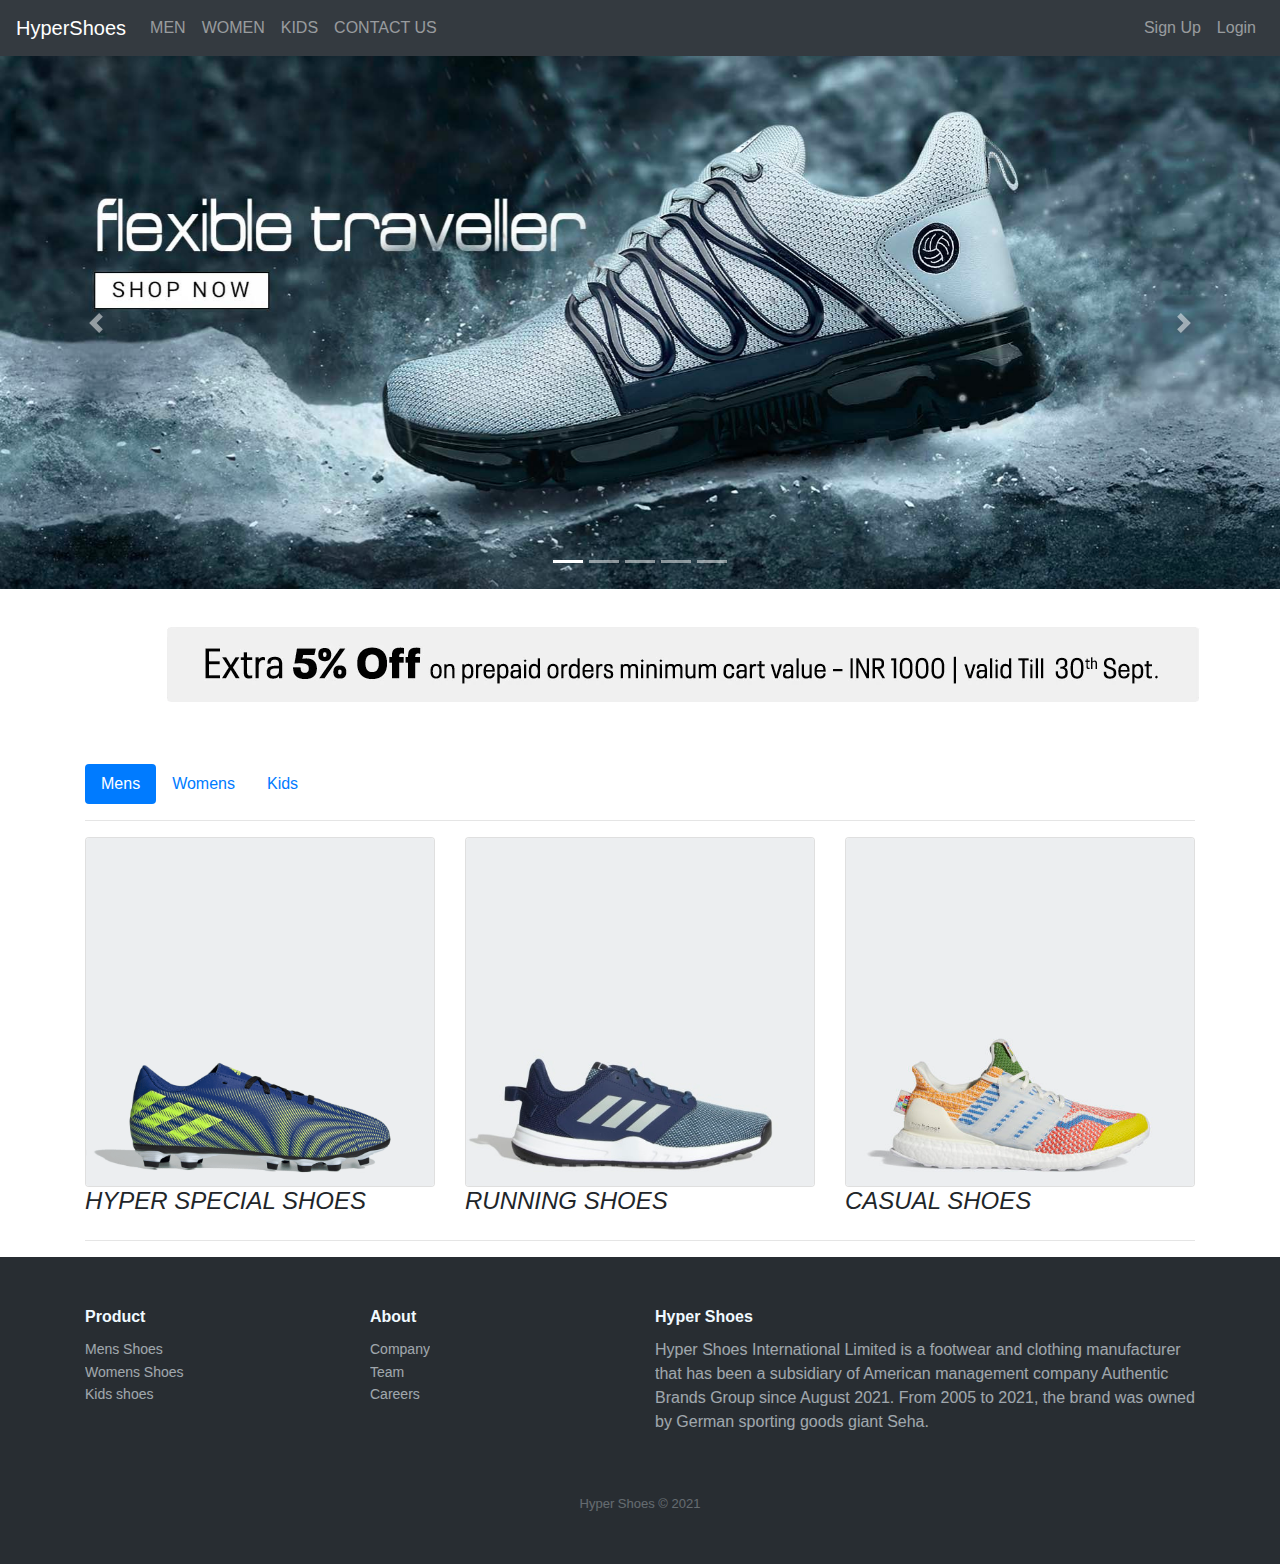
<file: index.html>
<!DOCTYPE html>
<html lang="en">
  <head>
    <link
      rel="stylesheet"
      href="https://maxcdn.bootstrapcdn.com/bootstrap/4.0.0/css/bootstrap.min.css"
      integrity="sha384-Gn5384xqQ1aoWXA+058RXPxPg6fy4IWvTNh0E263XmFcJlSAwiGgFAW/dAiS6JXm"
      crossorigin="anonymous"
    />
    <link
      rel="stylesheet"
      href="https://cdn.jsdelivr.net/npm/bootstrap-icons@1.3.0/font/bootstrap-icons.css"
    />

    <link
      href="https://maxcdn.bootstrapcdn.com/font-awesome/4.5.0/css/font-awesome.min.css"
      rel="stylesheet"
    />

    <script
      src="https://code.jquery.com/jquery-3.2.1.slim.min.js"
      integrity="sha384-KJ3o2DKtIkvYIK3UENzmM7KCkRr/rE9/Qpg6aAZGJwFDMVNA/GpGFF93hXpG5KkN"
      crossorigin="anonymous"
    ></script>
    <script
      src="https://cdnjs.cloudflare.com/ajax/libs/popper.js/1.12.9/umd/popper.min.js"
      integrity="sha384-ApNbgh9B+Y1QKtv3Rn7W3mgPxhU9K/ScQsAP7hUibX39j7fakFPskvXusvfa0b4Q"
      crossorigin="anonymous"
    ></script>
    <script
      src="https://maxcdn.bootstrapcdn.com/bootstrap/4.0.0/js/bootstrap.min.js"
      integrity="sha384-JZR6Spejh4U02d8jOt6vLEHfe/JQGiRRSQQxSfFWpi1MquVdAyjUar5+76PVCmYl"
      crossorigin="anonymous"
    ></script>
    <link rel="stylesheet" href="site.css" />
  </head>
  <body>
    <nav class="navbar navbar-expand-lg navbar-dark bg-dark">
      <a class="navbar-brand" href="file:///G:\text_work\my_site\index.html" 
        >HyperShoes</a
      >
      <button
        class="navbar-toggler"
        type="button"
        data-toggle="collapse"
        data-target="#navbarNavDropdown"
        aria-controls="navbarNavDropdown"
        aria-expanded="false"
        aria-label="Toggle navigation"
      >
        <span class="navbar-toggler-icon"></span>
      </button>
      <div class="collapse navbar-collapse" id="navbarNavDropdown">
        <ul class="navbar-nav">
          <li class="nav-item">
            <a
              class="nav-link"
              href="file:///G:\text_work\my_site\productsMale.html"
              >MEN</a
            >
          </li>
          <li class="nav-item">
            <a
              class="nav-link"
              href="file:///G:\text_work\my_site\productsFemale.html"
              >WOMEN</a
            >
          </li>

          <li class="nav-item">
            <a class="nav-link" href="#">KIDS</a>
          </li>

          <li class="nav-item">
            <a class="nav-link" href="file:///G:\text_work\my_site\contact.html"
              >CONTACT US</a
            >
          </li>
        </ul>

        <ul class="nav navbar-nav ml-auto">
          <li class="nav-item">
            <a class="nav-link" href="#"> Sign Up</a>
          </li>
          <li class="nav-item">
            <a class="nav-link" href="#"></span> Login</a>
          </li>
        </ul>
      </div>
    </nav>

    <div
      id="carouselExampleIndicators"
      class="carousel slide"
      data-ride="carousel"
    >
      <ol class="carousel-indicators">
        <li
          data-target="#carouselExampleIndicators"
          data-slide-to="0"
          class="active"
        ></li>
        <li data-target="#carouselExampleIndicators" data-slide-to="1"></li>
        <li data-target="#carouselExampleIndicators" data-slide-to="2"></li>
        <li data-target="#carouselExampleIndicators" data-slide-to="3"></li>
        <li data-target="#carouselExampleIndicators" data-slide-to="4"></li>
      </ol>
      <div class="carousel-inner">
        <!-- <div class="carousel-item">
          <video class="img-fluid" autoplay loop muted>
            <source src="vc1.mp4" type="video/mp4" />
          </video>
        </div> -->
        <div class="carousel-item active">
          <img
            class="d-block w-100"
            src="siteimg/img3.jpg"
            alt="Fourth slide"
          
          />
        </div>
        <div class="carousel-item">
          <img
            class="d-block w-100"
            src="siteimg/RBK_3.jpg"
            alt="Second slide"
          
          />
        </div>
        <div class="carousel-item">
          <img class="d-block w-100" src="siteimg/img2.jpg" alt="First slide"/>
        </div>
        <div class="carousel-item">
          <img
            class="d-block w-100"
            src="siteimg/RBK_2.jpg"
            alt="Second slide"
          />
        </div>
        <div class="carousel-item">
          <img class="d-block w-100" src="siteimg/RBK.jpg" alt="Third slide"/>
        </div>
      </div>
      <a
        class="carousel-control-prev"
        href="#carouselExampleIndicators"
        role="button"
        data-slide="prev"
      >
        <span class="carousel-control-prev-icon" aria-hidden="true"></span>
        <span class="sr-only">Previous</span>
      </a>
      <a
        class="carousel-control-next"
        href="#carouselExampleIndicators"
        role="button"
        data-slide="next"
      >
        <span class="carousel-control-next-icon" aria-hidden="true"></span>
        <span class="sr-only">Next</span>
      </a>
    </div>

    <div style="text-align: center; margin-bottom: 25px">
      <img src="siteimg/img4.jpg" alt="" style="margin: 0 auto" />
    </div>

    <div class="container">
      <ul class="nav nav-pills mb-3" id="pills-tab" role="tablist">
        <li class="nav-item">
          <a
            class="nav-link active"
            id="pills-home-tab"
            data-toggle="pill"
            href="#pills-home"
            role="tab"
            aria-controls="pills-home"
            aria-selected="true"
            >Mens</a
          >
        </li>
        <li class="nav-item">
          <a
            class="nav-link"
            id="pills-profile-tab"
            data-toggle="pill"
            href="#pills-profile"
            role="tab"
            aria-controls="pills-profile"
            aria-selected="false"
            >Womens</a
          >
        </li>
        <li class="nav-item">
          <a
            class="nav-link"
            id="pills-contact-tab"
            data-toggle="pill"
            href="#pills-contact"
            role="tab"
            aria-controls="pills-contact"
            aria-selected="false"
            >Kids</a
          >
        </li>
      </ul>
      <hr />
      <div class="tab-content" id="pills-tabContent">
        <div
          class="tab-pane fade show active"
          id="pills-home"
          role="tabpanel"
          aria-labelledby="pills-home-tab"
        >
          <div class="row">
            <div class="col-12 col-sm-8 col-md-6 col-lg-4">
              <div class="card">
                <a
                  href="file:///G:\text_work\my_site\productsMale.html"
                  style="text-decoration: none; color: black"
                >
                  <img class="card-img" src="shoeimg/shoe2.png" />
                </a>
              </div>
              <h4
                style="
                  font-family: demo, Helvetica, Arial, sans-serif;
                  font-style: italic;
                "
              >
                HYPER SPECIAL SHOES
              </h4>
            </div>

            <div class="col-12 col-sm-8 col-md-6 col-lg-4">
              <div class="card">
                <a
                  href="file:///G:\text_work\my_site\productsMale.html"
                  style="text-decoration: none; color: black"
                >
                  <img class="card-img" src="shoeimg/shoe3.png" />
                </a>
              </div>
              <h4
                style="
                  font-family: demo, Helvetica, Arial, sans-serif;
                  font-style: italic;
                "
              >
                RUNNING SHOES
              </h4>
            </div>

            <div class="col-12 col-sm-8 col-md-6 col-lg-4">
              <div class="card">
                <a
                  href="file:///G:\text_work\my_site\productsMale.html"
                  style="text-decoration: none; color: black"
                >
                  <img class="card-img" src="shoeimg/shoe4.png" />
                </a>
              </div>
              <h4
                style="
                  font-family: demo, Helvetica, Arial, sans-serif;
                  font-style: italic;
                "
              >
                CASUAL SHOES
              </h4>
            </div>
          </div>
        </div>
        <div
          class="tab-pane fade"
          id="pills-profile"
          role="tabpanel"
          aria-labelledby="pills-profile-tab"
        >
          <div class="row">
            <div class="col-12 col-sm-8 col-md-6 col-lg-4">
              <div class="card">
                <a
                  href="file:///G:\text_work\my_site\productsFemale.html"
                  style="text-decoration: none; color: black"
                >
                  <img class="card-img" src="shoeimgf/shoe1.png" />
                </a>
              </div>
              <h4
                style="
                  font-family: demo, Helvetica, Arial, sans-serif;
                  font-style: italic;
                "
              >
                HYPER SPECIAL SHOES
              </h4>
            </div>

            <div class="col-12 col-sm-8 col-md-6 col-lg-4">
              <div class="card">
                <a
                  href="file:///G:\text_work\my_site\productsFeMale.html"
                  style="text-decoration: none; color: black"
                >
                  <img class="card-img" src="shoeimgf/shoe2.png" />
                </a>
              </div>
              <h4
                style="
                  font-family: demo, Helvetica, Arial, sans-serif;
                  font-style: italic;
                "
              >
                RUNNING SHOES
              </h4>
            </div>

            <div class="col-12 col-sm-8 col-md-6 col-lg-4">
              <div class="card">
                <a
                  href="file:///G:\text_work\my_site\productsFemale.html"
                  style="text-decoration: none; color: black"
                >
                  <img class="card-img" src="shoeimgf/shoe3.png" />
                </a>
              </div>
              <h4
                style="
                  font-family: demo, Helvetica, Arial, sans-serif;
                  font-style: italic;
                "
              >
                CASUAL SHOES
              </h4>
            </div>
          </div>
        </div>
        <div
          class="tab-pane fade"
          id="pills-contact"
          role="tabpanel"
          aria-labelledby="pills-contact-tab"
        >
          <div class="row">
            <div class="col-12 col-sm-8 col-md-6 col-lg-4">
              <div class="card">
                <a
                  href="file:///G:\text_work\my_site\productsMale.html"
                  style="text-decoration: none; color: black"
                >
                  <img class="card-img" src="shoekid/shoe1.jpg" />
                </a>
              </div>
              <h4
                style="
                  font-family: demo, Helvetica, Arial, sans-serif;
                  font-style: italic;
                "
              >
                HYPER KIDS SHOES
              </h4>
            </div>

            <div class="col-12 col-sm-8 col-md-6 col-lg-4">
              <div class="card">
                <a
                  href="file:///G:\text_work\my_site\productsMale.html"
                  style="text-decoration: none; color: black"
                >
                  <img class="card-img" src="shoekid/shoe2.jpg" />
                </a>
              </div>
              <h4
                style="
                  font-family: demo, Helvetica, Arial, sans-serif;
                  font-style: italic;
                "
              >
                KIDS RUNNING SHOES
              </h4>
            </div>

            <div class="col-12 col-sm-8 col-md-6 col-lg-4">
              <div class="card">
                <a
                  href="file:///G:\text_work\my_site\productsMale.html"
                  style="text-decoration: none; color: black"
                >
                  <img class="card-img" src="shoekid/shoe3.jpg" />
                </a>
              </div>
              <h4
                style="
                  font-family: demo, Helvetica, Arial, sans-serif;
                  font-style: italic;
                "
              >
                CASUAL SHOES
              </h4>
            </div>
          </div>
        </div>
      </div>
      <hr />
    </div>

    <div class="footer-dark">
      <footer>
        <div class="container">
          <div class="row">
            <div class="col-sm-6 col-md-3 item">
              <h3>Product</h3>
              <ul>
                <li><a href="#">Mens Shoes</a></li>
                <li><a href="#">Womens Shoes</a></li>
                <li><a href="#">Kids shoes</a></li>
              </ul>
            </div>
            <div class="col-sm-6 col-md-3 item">
              <h3>About</h3>
              <ul>
                <li><a href="#">Company</a></li>
                <li><a href="#">Team</a></li>
                <li><a href="#">Careers</a></li>
              </ul>
            </div>
            <div class="col-md-6 item text">
              <h3>Hyper Shoes</h3>
              <p>
                Hyper Shoes International Limited is a footwear and clothing
                manufacturer that has been a subsidiary of American management
                company Authentic Brands Group since August 2021. From 2005 to
                2021, the brand was owned by German sporting goods giant Seha.
              </p>
            </div>
          </div>
          <p class="copyright">Hyper Shoes © 2021</p>
        </div>
      </footer>
    </div>
  </body>
</html>
</file>
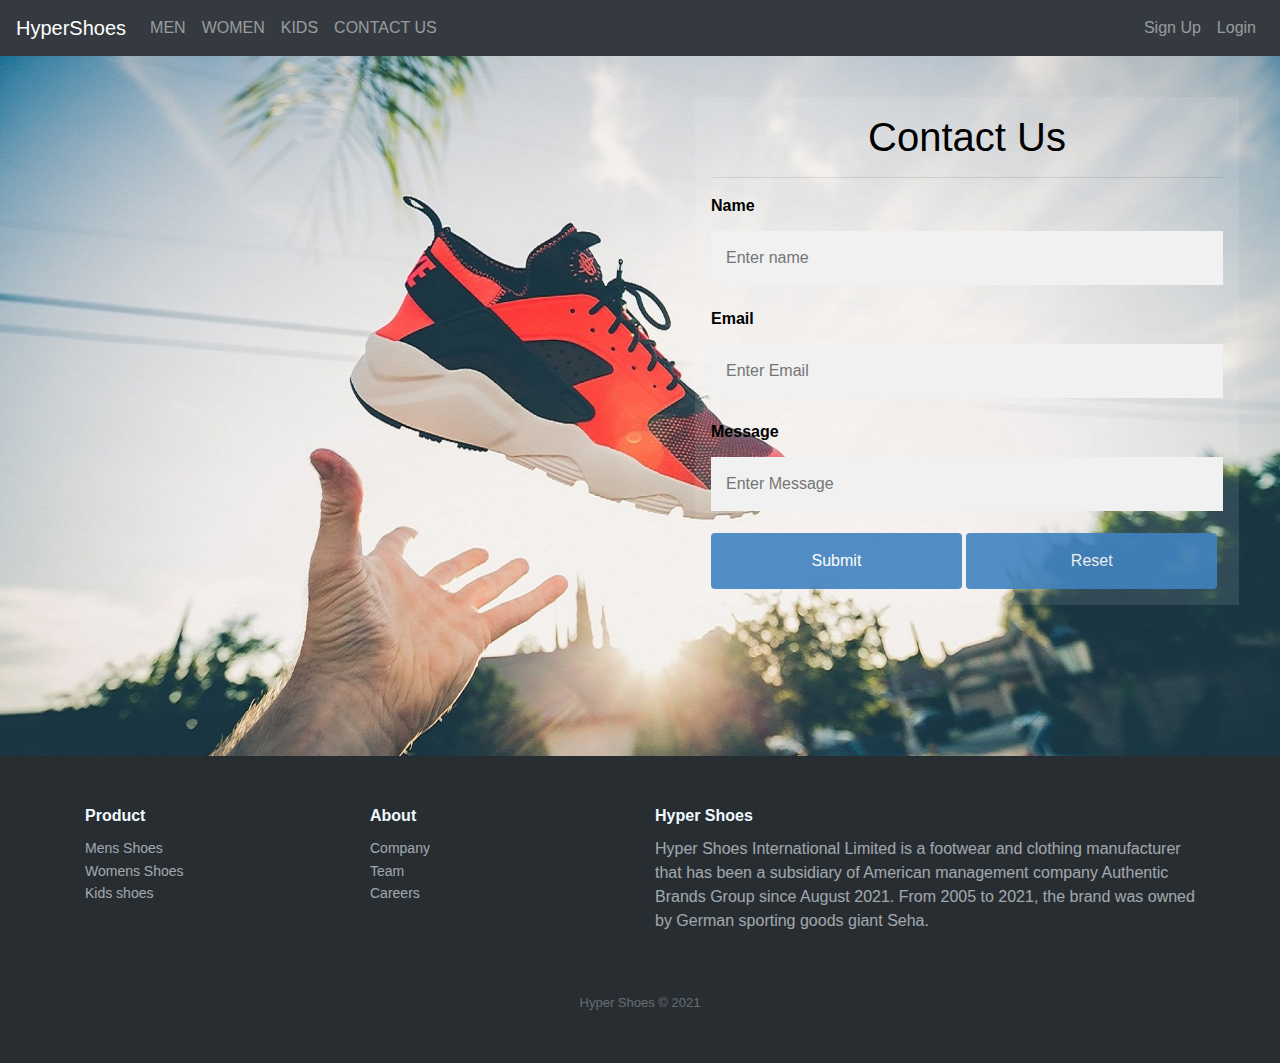
<file: contact.html>
<!DOCTYPE html>
<html lang="en">
  <head>
    <link
      rel="stylesheet"
      href="https://maxcdn.bootstrapcdn.com/bootstrap/4.0.0/css/bootstrap.min.css"
      integrity="sha384-Gn5384xqQ1aoWXA+058RXPxPg6fy4IWvTNh0E263XmFcJlSAwiGgFAW/dAiS6JXm"
      crossorigin="anonymous"
    />
    <link
      rel="stylesheet"
      href="https://cdn.jsdelivr.net/npm/bootstrap-icons@1.3.0/font/bootstrap-icons.css"
    />

    <link
      href="https://maxcdn.bootstrapcdn.com/font-awesome/4.5.0/css/font-awesome.min.css"
      rel="stylesheet"
    />

    <script
      src="https://code.jquery.com/jquery-3.2.1.slim.min.js"
      integrity="sha384-KJ3o2DKtIkvYIK3UENzmM7KCkRr/rE9/Qpg6aAZGJwFDMVNA/GpGFF93hXpG5KkN"
      crossorigin="anonymous"
    ></script>
    <script
      src="https://cdnjs.cloudflare.com/ajax/libs/popper.js/1.12.9/umd/popper.min.js"
      integrity="sha384-ApNbgh9B+Y1QKtv3Rn7W3mgPxhU9K/ScQsAP7hUibX39j7fakFPskvXusvfa0b4Q"
      crossorigin="anonymous"
    ></script>
    <script
      src="https://maxcdn.bootstrapcdn.com/bootstrap/4.0.0/js/bootstrap.min.js"
      integrity="sha384-JZR6Spejh4U02d8jOt6vLEHfe/JQGiRRSQQxSfFWpi1MquVdAyjUar5+76PVCmYl"
      crossorigin="anonymous"
    ></script>
    <script src="action.js"></script>
    <link rel="stylesheet" href="site.css" />
    <style>
      * {
        box-sizing: border-box;
      }
      .containerContact {
        position: absolute;
        right: 0;
        margin: 41px;
        width: 544px;
        padding: 16px;
        background:rgb(255, 255, 255, 0.1);
        
        color: black;
      }

      input[type="text"],
      input[type="textarea"] {
        width: 100%;
        padding: 15px;
        margin: 5px 0 22px 0;
        border: none;
        background: #f1f1f1;
      }

      input[type="text"]:focus,
      input[type="textarea"]:focus {
        background-color: #ddd;
        outline: none;
      }

      /* Set a style for the submit button */
      .btn {
        background-color: #4082c0;
        color: white;
        padding: 16px 20px;
        border: none;
        cursor: pointer;
        width: 49%;
        opacity: 0.9;
      }

      .btn:hover {
        opacity: 1;
      }
    </style>
  </head>
  <body>
    <nav class="navbar navbar-expand-lg navbar-dark bg-dark">
      <a class="navbar-brand" href="file:///G:\text_work\my_site\index.html"
        >HyperShoes</a
      >
      <button
        class="navbar-toggler"
        type="button"
        data-toggle="collapse"
        data-target="#navbarNavDropdown"
        aria-controls="navbarNavDropdown"
        aria-expanded="false"
        aria-label="Toggle navigation"
      >
        <span class="navbar-toggler-icon"></span>
      </button>
      <div class="collapse navbar-collapse" id="navbarNavDropdown">
        <ul class="navbar-nav">
          <li class="nav-item">
            <a
              class="nav-link"
              href="file:///G:\text_work\my_site\productsMale.html"
              >MEN</a
            >
          </li>
          <li class="nav-item">
            <a class="nav-link" href="file:///G:\text_work\my_site\productsFemale.html">WOMEN</a>
          </li>

          <li class="nav-item">
            <a class="nav-link" href="#">KIDS</a>
          </li>
         
          <li class="nav-item">
            <a class="nav-link" href="file:///G:\text_work\my_site\contact.html"
              >CONTACT US</a
            >
          </li>
        </ul>
        <ul class="nav navbar-nav ml-auto">
          <li class="nav-item">
            <a class="nav-link" href="#"> Sign Up</a>
          </li>
          <li class="nav-item">
            <a class="nav-link" href="#"></span> Login</a>
          </li>
        </ul>
      </div>
    </nav>

    <div class="myimg">
        
      <form onsubmit="showDialog();" class="containerContact">
        <h1 style="color: black; text-align: center;">Contact Us</h1>
        <hr />

        <label for="name"><b>Name</b></label>
        <input type="text" placeholder="Enter name" id="name" required />

        <label for="email"><b>Email</b></label>
        <input type="text" placeholder="Enter Email" id="email" required />

        <label for="message"><b>Message</b></label>
        <input
          type="textarea"
          placeholder="Enter Message"
          id="message"
          required
        />

        <button type="submit" class="btn">Submit</button>
        <button type="button" class="btn" onclick="ClearFields();">
          Reset
        </button>
      </form>
    </div>

    <div class="footer-dark">
        <footer>
          <div class="container">
            <div class="row">
              <div class="col-sm-6 col-md-3 item">
                <h3>Product</h3>
                <ul>
                  <li><a href="#">Mens Shoes</a></li>
                  <li><a href="#">Womens Shoes</a></li>
                  <li><a href="#">Kids shoes</a></li>
                </ul>
              </div>
              <div class="col-sm-6 col-md-3 item">
                <h3>About</h3>
                <ul>
                  <li><a href="#">Company</a></li>
                  <li><a href="#">Team</a></li>
                  <li><a href="#">Careers</a></li>
                </ul>
              </div>
              <div class="col-md-6 item text">
                <h3>Hyper Shoes</h3>
                <p>
                  Hyper Shoes International Limited is a footwear and clothing
                  manufacturer that has been a subsidiary of American management
                  company Authentic Brands Group since August 2021. From 2005 to
                  2021, the brand was owned by German sporting goods giant Seha.
                </p>
              </div>
            </div>
            <p class="copyright">Hyper Shoes © 2021</p>
          </div>
        </footer>
      </div>
  </body>
</html>
</file>
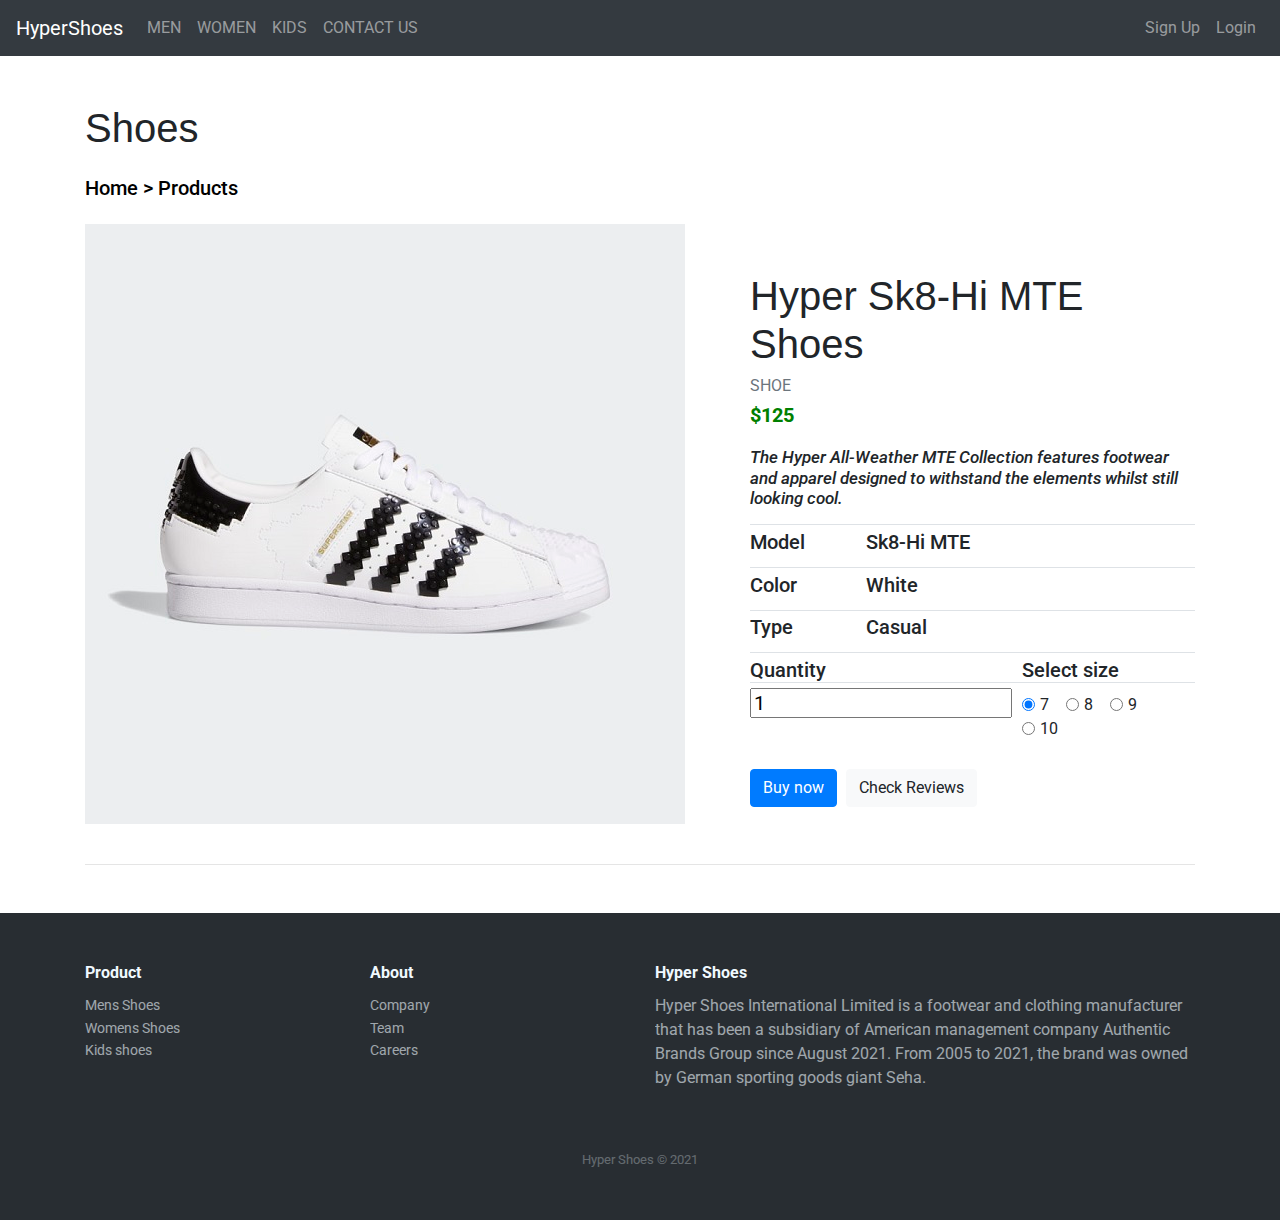
<file: product.html>
<!DOCTYPE html>
<html lang="en">
  <head>

  
   
    <link
      rel="stylesheet"
      href="https://cdn.jsdelivr.net/npm/bootstrap-icons@1.3.0/font/bootstrap-icons.css"
    />

    <link
      href="https://maxcdn.bootstrapcdn.com/font-awesome/4.5.0/css/font-awesome.min.css"
      rel="stylesheet"
    />
    
    <script
      src="https://code.jquery.com/jquery-3.2.1.slim.min.js"
      integrity="sha384-KJ3o2DKtIkvYIK3UENzmM7KCkRr/rE9/Qpg6aAZGJwFDMVNA/GpGFF93hXpG5KkN"
      crossorigin="anonymous"
    ></script>
    <script
      src="https://cdnjs.cloudflare.com/ajax/libs/popper.js/1.12.9/umd/popper.min.js"
      integrity="sha384-ApNbgh9B+Y1QKtv3Rn7W3mgPxhU9K/ScQsAP7hUibX39j7fakFPskvXusvfa0b4Q"
      crossorigin="anonymous"
    ></script>
    <script
      src="https://maxcdn.bootstrapcdn.com/bootstrap/4.0.0/js/bootstrap.min.js"
      integrity="sha384-JZR6Spejh4U02d8jOt6vLEHfe/JQGiRRSQQxSfFWpi1MquVdAyjUar5+76PVCmYl"
      crossorigin="anonymous"
    ></script>
    <link rel="stylesheet" href="site.css" />
    <link rel="stylesheet" href="easyzoom.css" />
    <script src="action.js"></script>

    <script>
    </script>
    <style>
      /* Shrink wrap strategy 1 */
      .easyzoom {
        float: left;
      }
      .easyzoom img {
        display: block;
      }

      /* Shrink wrap strategy 2 */
      .easyzoom {
        display: inline-block;
      }
      .easyzoom img {
        vertical-align: bottom;
      }
    </style>

    <link 
    rel="stylesheet"
    href="https://fonts.googleapis.com/css?family=Roboto:100,300,400,500,700&display=swap"/>

    <link rel="stylesheet" href="https://use.fontawesome.com/releases/v5.11.2/css/all.css"/>

    <!-- <link rel="stylesheet" href="https://mdbootstrap.com/previews/ecommerce-demo/css/mdb-pro.min.css"/> -->
    <link
    rel="stylesheet"
    href="https://maxcdn.bootstrapcdn.com/bootstrap/4.0.0/css/bootstrap.min.css"
    integrity="sha384-Gn5384xqQ1aoWXA+058RXPxPg6fy4IWvTNh0E263XmFcJlSAwiGgFAW/dAiS6JXm"
    crossorigin="anonymous"
  />
  </head>
  <body>
    <nav class="navbar navbar-expand-lg navbar-dark bg-dark">
      <a class="navbar-brand" href="file:///G:\text_work\my_site\index.html"
        >HyperShoes</a
      >
      <button
        class="navbar-toggler"
        type="button"
        data-toggle="collapse"
        data-target="#navbarNavDropdown"
        aria-controls="navbarNavDropdown"
        aria-expanded="false"
        aria-label="Toggle navigation"
      >
        <span class="navbar-toggler-icon"></span>
      </button>
      <div class="collapse navbar-collapse" id="navbarNavDropdown">
        <ul class="navbar-nav">
          <li class="nav-item">
            <a
              class="nav-link"
              href="file:///G:\text_work\my_site\productsMale.html"
              >MEN</a
            >
          </li>
          <li class="nav-item">
            <a
              class="nav-link"
              href="file:///G:\text_work\my_site\productsFemale.html"
              >WOMEN</a
            >
          </li>

          <li class="nav-item">
            <a class="nav-link" href="#">KIDS</a>
          </li>

          <li class="nav-item">
            <a class="nav-link" href="file:///G:\text_work\my_site\contact.html"
              >CONTACT US</a
            >
          </li>
        </ul>
        <ul class="nav navbar-nav ml-auto">
          <li class="nav-item">
            <a class="nav-link" href="#"> Sign Up</a>
          </li>
          <li class="nav-item">
            <a class="nav-link" href="#"></span> Login</a>
          </li>
        </ul>
      </div>
    </nav>

    <div class="container">
      <h1 class="mb-4 mt-5"
      style="
      font-family: demo, Helvetica, Arial, sans-serif;
      font-style: normal;
      font-weight: 500;
    ">
        <span> Shoes</span>
      </h1>
      <h5 class="mb-4"><a href="file:///G:\text_work\my_site\productsMale.html" style="text-decoration: none; color: black">Home > Products</a><h5>
      <div class="row" style="height: 600px">
        <div class="col-7">
          <div class="easyzoom easyzoom--overlay">
            <a href="shoeimg/shoe12.png">
              <img src="shoeimg/shoe12_small.jpg" alt="" />
            </a>
          </div>

          <!-- <img src="shoeimg/shoe12_small.jpg" style=" display: block; height: 100%; width: 100%;" class="img-fluid"/> -->
        </div>
        <div class="col-5">
          <div><br><br></div>
          <h5 style=" font-family: demo, Helvetica, Arial, sans-serif;font-size: 40px;"
          >Hyper Sk8-Hi MTE Shoes</h5>
      <p class="mb-2 text-muted text-uppercase small">shoe</p>
      <p><span class="mr-1"><strong style="color:green">$125</strong></span></p>
      <p class="pt-1" style="font-size: 17px;
      font-style: italic;">The Hyper All-Weather MTE Collection features footwear and apparel designed to withstand the elements whilst still looking cool.</p>
      <div class="table-responsive">
        <table class="table table-sm table-borderless mb-0">
          <tbody>
            <tr>
              <th class="pl-0 w-25" scope="row"><h5>Model</h5></th>
              <td>Sk8-Hi MTE</td>
            </tr>
            <tr>
              <th class="pl-0 w-25" scope="row"><h5>Color</h5></th>
              <td>White</td>
            </tr>
            <tr>
              <th class="pl-0 w-25" scope="row"><h5>Type</h5></th>
              <td>Casual</td>
            </tr>
          </tbody>
        </table>
      </div>
      
      <div class="table-responsive mb-2">
        <table class="table table-sm table-borderless">
          <tbody>
            <tr>
              <td class="pl-0 pb-0 w-25">Quantity</td>
              <td class="pb-0">Select size</td>
            </tr>
            <tr>
              <td class="pl-0">
                <div class="def-number-input number-input ">
                  <input class="quantity" min="0" name="quantity" value="1" type="number" id="quantity">
                </div>
              </td>
              <td>
                <div class="mt-1">
                  <div class="form-check form-check-inline pl-0">
                    <input type="radio" class="form-check-input" id="7" name="materialExampleRadios"
                      checked>
                    <label class="form-check-label small text-uppercase card-link-secondary"
                      for="small">7</label>
                  </div>
                  <div class="form-check form-check-inline pl-0">
                    <input type="radio" class="form-check-input" id="8" name="materialExampleRadios">
                    <label class="form-check-label small text-uppercase card-link-secondary"
                      for="medium">8</label>
                  </div>
                  <div class="form-check form-check-inline pl-0">
                    <input type="radio" class="form-check-input" id="9" name="materialExampleRadios">
                    <label class="form-check-label small text-uppercase card-link-secondary"
                      for="large">9</label>
                  </div>

                  <div class="form-check form-check-inline pl-0">
                    <input type="radio" class="form-check-input" id="10" name="materialExampleRadios">
                    <label class="form-check-label small text-uppercase card-link-secondary"
                      for="large">10</label>
                  </div>
                </div>
              </td>
            </tr>
          </tbody>
        </table>
      </div>
      <input type="hidden" id="pname" value="Hyper Sk8-Hi MTE Shoes"/>
      <button type="button" class="btn btn-primary btn-md mr-1 mb-2" onclick="buyItem();">Buy now</button>
      <a href="file:///G:\text_work\my_site\review.html">
        <button type="button" class="btn btn-light btn-md mr-1 mb-2"><i
          class=""></i>Check Reviews</button>
      </a>
        </div>
      </div>
      <br>
      <hr>
      <br>
      
      
    </div>

    

    <div class="footer-dark">
      <footer>
        <div class="container">
          <div class="row">
            <div class="col-sm-6 col-md-3 item">
              <h3>Product</h3>
              <ul>
                <li><a href="#">Mens Shoes</a></li>
                <li><a href="#">Womens Shoes</a></li>
                <li><a href="#">Kids shoes</a></li>
              </ul>
            </div>
            <div class="col-sm-6 col-md-3 item">
              <h3>About</h3>
              <ul>
                <li><a href="#">Company</a></li>
                <li><a href="#">Team</a></li>
                <li><a href="#">Careers</a></li>
              </ul>
            </div>
            <div class="col-md-6 item text">
              <h3>Hyper Shoes</h3>
              <p>
                Hyper Shoes International Limited is a footwear and clothing
                manufacturer that has been a subsidiary of American management
                company Authentic Brands Group since August 2021. From 2005 to
                2021, the brand was owned by German sporting goods giant Seha.
              </p>
            </div>
          </div>
          <p class="copyright">Hyper Shoes © 2021</p>
        </div>
      </footer>
    </div>

    <script src="https://code.jquery.com/jquery-3.1.1.min.js"></script>
    <script src="easyzoom.js"></script>
    <script>
      // Instantiate EasyZoom instances
      var $easyzoom = $(".easyzoom").easyZoom();
    </script>
  </body>
</html>
</file>
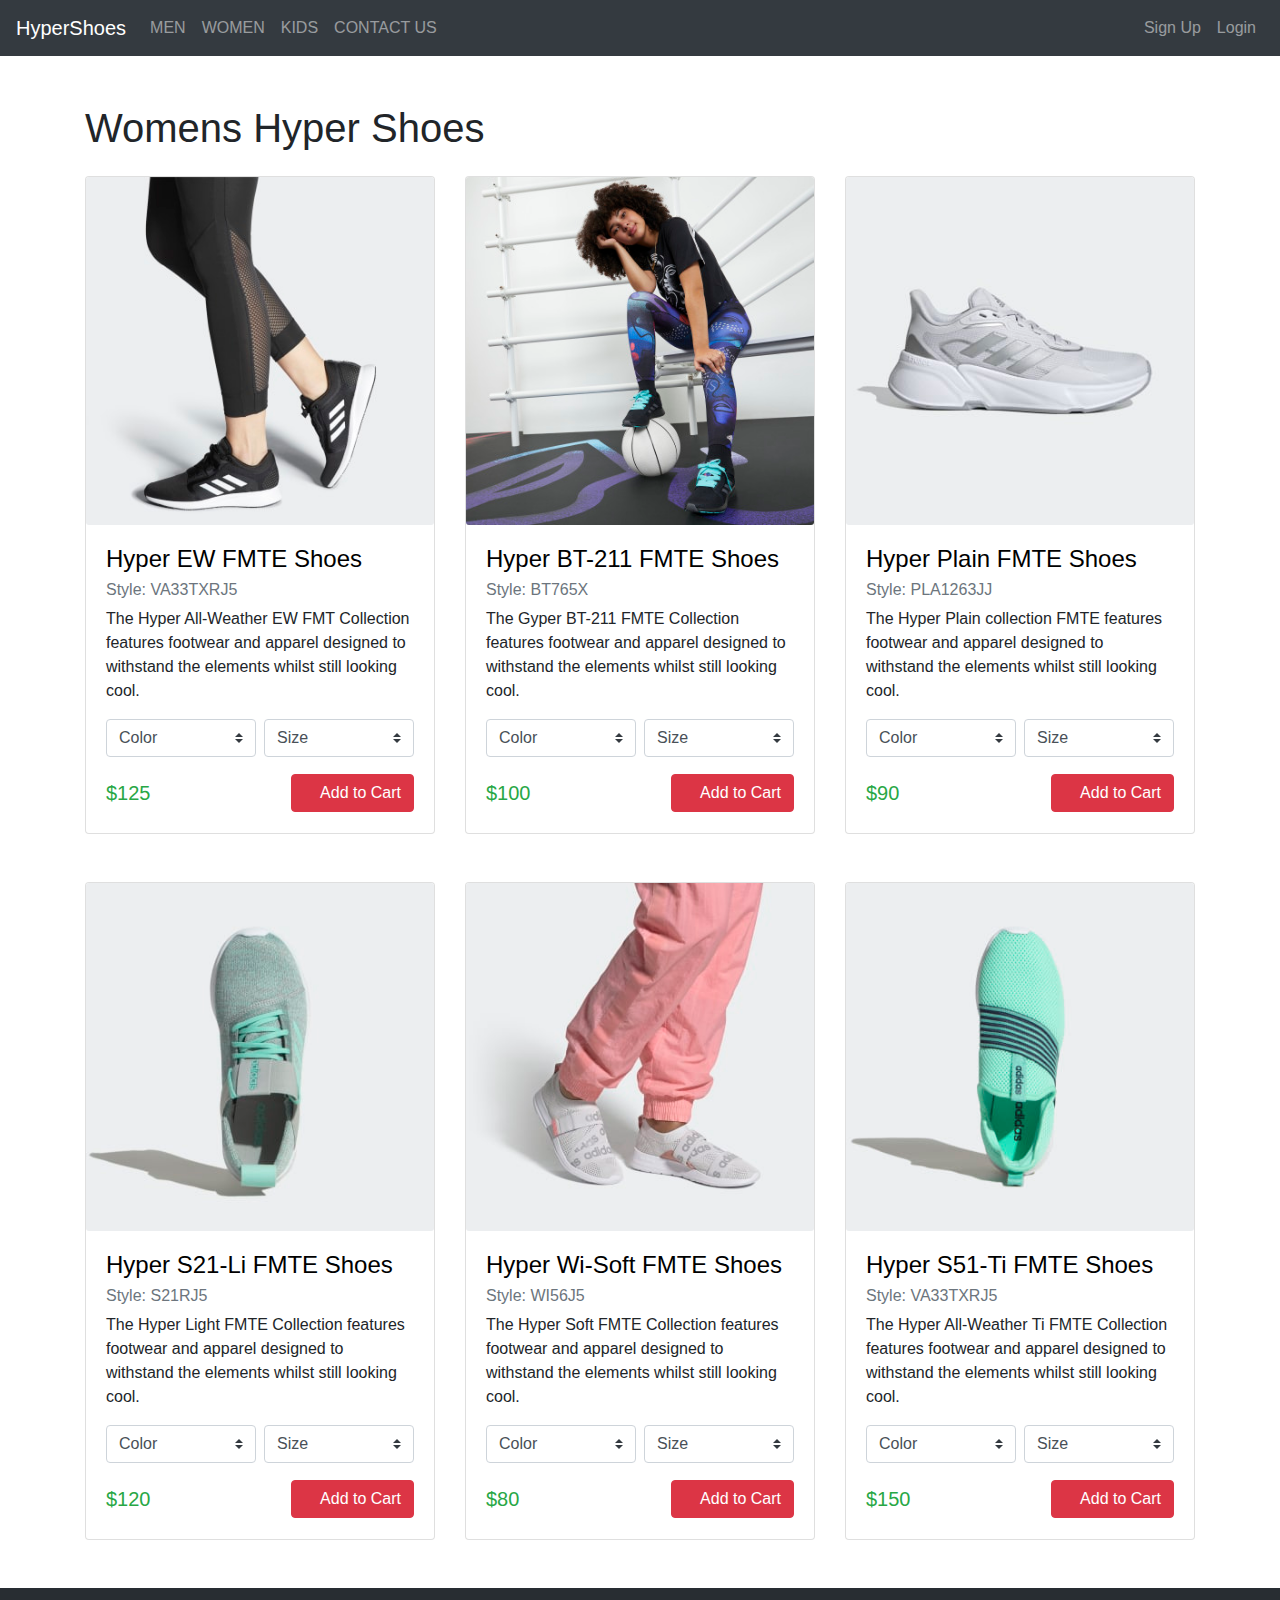
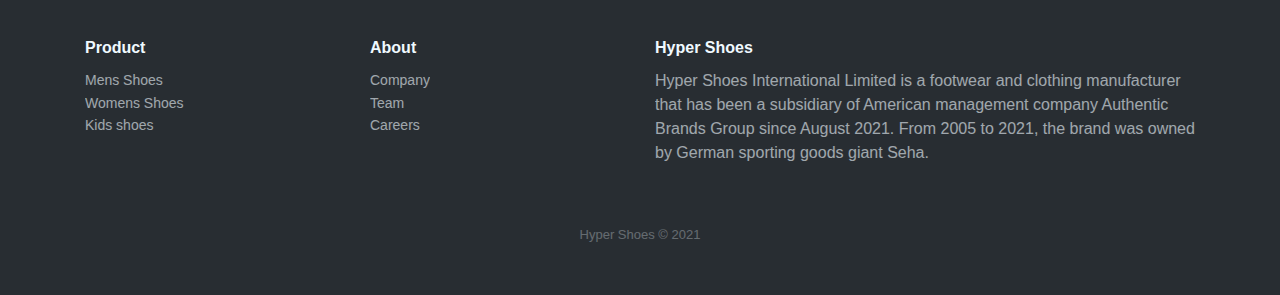
<file: productsFemale.html>
<!DOCTYPE html>
<html lang="en">
  <head>
    <link
      rel="stylesheet"
      href="https://maxcdn.bootstrapcdn.com/bootstrap/4.0.0/css/bootstrap.min.css"
      integrity="sha384-Gn5384xqQ1aoWXA+058RXPxPg6fy4IWvTNh0E263XmFcJlSAwiGgFAW/dAiS6JXm"
      crossorigin="anonymous"
    />
    <link
      rel="stylesheet"
      href="https://pro.fontawesome.com/releases/v5.10.0/css/all.css"
      integrity="sha384-AYmEC3Yw5cVb3ZcuHtOA93w35dYTsvhLPVnYs9eStHfGJvOvKxVfELGroGkvsg+p"
      crossorigin="anonymous"
    />

    <link
      rel="stylesheet"
      href="https://cdn.jsdelivr.net/npm/bootstrap-icons@1.3.0/font/bootstrap-icons.css"
    />

    <link
      href="https://maxcdn.bootstrapcdn.com/font-awesome/4.5.0/css/font-awesome.min.css"
      rel="stylesheet"
    />

    
    <script
      src="https://code.jquery.com/jquery-3.2.1.slim.min.js"
      integrity="sha384-KJ3o2DKtIkvYIK3UENzmM7KCkRr/rE9/Qpg6aAZGJwFDMVNA/GpGFF93hXpG5KkN"
      crossorigin="anonymous"
    ></script>
    <script
      src="https://cdnjs.cloudflare.com/ajax/libs/popper.js/1.12.9/umd/popper.min.js"
      integrity="sha384-ApNbgh9B+Y1QKtv3Rn7W3mgPxhU9K/ScQsAP7hUibX39j7fakFPskvXusvfa0b4Q"
      crossorigin="anonymous"
    ></script>
    <script
      src="https://maxcdn.bootstrapcdn.com/bootstrap/4.0.0/js/bootstrap.min.js"
      integrity="sha384-JZR6Spejh4U02d8jOt6vLEHfe/JQGiRRSQQxSfFWpi1MquVdAyjUar5+76PVCmYl"
      crossorigin="anonymous"
    ></script>
    <link rel="stylesheet" href="site.css" />
  </head>
  <body>
    <nav class="navbar navbar-expand-lg navbar-dark bg-dark">
      <a class="navbar-brand" href="file:///G:\text_work\my_site\index.html"
        >HyperShoes</a
      >
      <button
        class="navbar-toggler"
        type="button"
        data-toggle="collapse"
        data-target="#navbarNavDropdown"
        aria-controls="navbarNavDropdown"
        aria-expanded="false"
        aria-label="Toggle navigation"
      >
        <span class="navbar-toggler-icon"></span>
      </button>
      <div class="collapse navbar-collapse" id="navbarNavDropdown">
        <ul class="navbar-nav">
          <li class="nav-item">
            <a
              class="nav-link"
              href="file:///G:\text_work\my_site\productsMale.html"
              >MEN</a
            >
          </li>
          <li class="nav-item">
            <a class="nav-link" href="file:///G:\text_work\my_site\productsFemale.html">WOMEN</a>
          </li>

          <li class="nav-item">
            <a class="nav-link" href="#">KIDS</a>
          </li>
       
          <li class="nav-item">
            <a class="nav-link" href="file:///G:\text_work\my_site\contact.html">CONTACT US</a>
          </li>
        </ul>
        <ul class="nav navbar-nav ml-auto">
          <li class="nav-item">
            <a class="nav-link" href="#"> Sign Up</a>
          </li>
          <li class="nav-item">
            <a class="nav-link" href="#"></span> Login</a>
          </li>
        </ul>
      </div>
    </nav>

    <div class="container">
      <h1
        class="mb-4 mt-5"
        style="
          font-family: demo, Helvetica, Arial, sans-serif;
          font-style: normal;
          font-weight: 500;
        "
      >
        <span>Womens Hyper Shoes</span>
      </h1>

      <div class="row">
      
        <div class="col-12 col-sm-8 col-md-6 col-lg-4">
            <div class="card mb-5">
              <a href="" style="text-decoration: none; color: black">
                <div class="img-wrapper">
                  <img class="card-img inner-img" src="shoeimgf/shoe4.png" alt="Vans" />
                </div>
              </a>
              <div class="card-body">
                <a href="" style="text-decoration: none; color: black">
                  <h4 class="card-title">Hyper EW FMTE Shoes</h4>
                </a>
                <h6 class="card-subtitle mb-2 text-muted">Style: VA33TXRJ5</h6>
                <p class="card-text">
                  The Hyper All-Weather EW FMT Collection features footwear and
                  apparel designed to withstand the elements whilst still looking
                  cool.
                </p>
                <div class="options d-flex flex-fill">
                  <select class="custom-select mr-1">
                    <option selected>Color</option>
                    <option value="1">Green</option>
                    <option value="2">Blue</option>
                    <option value="3">Red</option>
                  </select>
                  <select class="custom-select ml-1">
                    <option selected>Size</option>
                    <option value="1">41</option>
                    <option value="2">42</option>
                    <option value="3">43</option>
                  </select>
                </div>
                <div
                  class="buy d-flex justify-content-between align-items-center"
                >
                  <div class="price text-success"><h5 class="mt-4">$125</h5></div>
                  <a href="#" class="btn btn-danger mt-3"
                    ><i class="fas fa-shopping-cart"></i> Add to Cart</a
                  >
                </div>
              </div>
            </div>
          </div>
  
          <div class="col-12 col-sm-8 col-md-6 col-lg-4">
            <div class="card mb-5">
              <a href="" style="text-decoration: none; color: black">
                <div class="img-wrapper">
                  <img class="card-img inner-img" src="shoeimgf/shoe6.png"/>
                </div>
              </a>
              <div class="card-body">
                <a href="" style="text-decoration: none; color: black">
                  <h4 class="card-title">Hyper BT-211 FMTE Shoes</h4>
                </a>
                <h6 class="card-subtitle mb-2 text-muted">Style: BT765X</h6>
                <p class="card-text">
                  The Gyper BT-211 FMTE Collection features footwear and
                  apparel designed to withstand the elements whilst still looking
                  cool.
                </p>
                <div class="options d-flex flex-fill">
                  <select class="custom-select mr-1">
                    <option selected>Color</option>
                    <option value="1">Green</option>
                    <option value="2">Blue</option>
                    <option value="3">Red</option>
                  </select>
                  <select class="custom-select ml-1">
                    <option selected>Size</option>
                    <option value="1">41</option>
                    <option value="2">42</option>
                    <option value="3">43</option>
                  </select>
                </div>
                <div
                  class="buy d-flex justify-content-between align-items-center"
                >
                  <div class="price text-success"><h5 class="mt-4">$100</h5></div>
                  <a href="#" class="btn btn-danger mt-3"
                    ><i class="fas fa-shopping-cart"></i> Add to Cart</a
                  >
                </div>
              </div>
            </div>
          </div>
  
          <div class="col-12 col-sm-8 col-md-6 col-lg-4">
            <div class="card mb-5">
              <a href="" style="text-decoration: none; color: black">
                <div class="img-wrapper">
                  <img class="card-img inner-img" src="shoeimgf/shoe7.png" />
                </div>
              </a>
              <div class="card-body">
                <a href="" style="text-decoration: none; color: black">
                  <h4 class="card-title">Hyper Plain FMTE Shoes</h4>
                </a>
                <h6 class="card-subtitle mb-2 text-muted">Style: PLA1263JJ</h6>
                <p class="card-text">
                  The Hyper Plain collection FMTE features footwear and
                  apparel designed to withstand the elements whilst still looking
                  cool.
                </p>
                <div class="options d-flex flex-fill">
                  <select class="custom-select mr-1">
                    <option selected>Color</option>
                    <option value="1">Green</option>
                    <option value="2">Blue</option>
                    <option value="3">Red</option>
                  </select>
                  <select class="custom-select ml-1">
                    <option selected>Size</option>
                    <option value="1">41</option>
                    <option value="2">42</option>
                    <option value="3">43</option>
                  </select>
                </div>
                <div
                  class="buy d-flex justify-content-between align-items-center"
                >
                  <div class="price text-success"><h5 class="mt-4">$90</h5></div>
                  <a href="#" class="btn btn-danger mt-3"
                    ><i class="fas fa-shopping-cart"></i> Add to Cart</a
                  >
                </div>
              </div>
            </div>
          </div>
  
          <div class="col-12 col-sm-8 col-md-6 col-lg-4">
            <div class="card mb-5">
              <a href="" style="text-decoration: none; color: black">
                <div class="img-wrapper">
                  <img class="card-img inner-img" src="shoeimgf/shoe8.png" />
                </div>
              </a>
              <div class="card-body">
                <a href="" style="text-decoration: none; color: black">
                  <h4 class="card-title">Hyper S21-Li FMTE Shoes</h4>
                </a>
                <h6 class="card-subtitle mb-2 text-muted">Style: S21RJ5</h6>
                <p class="card-text">
                  The Hyper Light FMTE Collection features footwear and
                  apparel designed to withstand the elements whilst still looking
                  cool.
                </p>
                <div class="options d-flex flex-fill">
                  <select class="custom-select mr-1">
                    <option selected>Color</option>
                    <option value="1">Green</option>
                    <option value="2">Blue</option>
                    <option value="3">Red</option>
                  </select>
                  <select class="custom-select ml-1">
                    <option selected>Size</option>
                    <option value="1">41</option>
                    <option value="2">42</option>
                    <option value="3">43</option>
                  </select>
                </div>
                <div
                  class="buy d-flex justify-content-between align-items-center"
                >
                  <div class="price text-success"><h5 class="mt-4">$120</h5></div>
                  <a href="#" class="btn btn-danger mt-3"
                    ><i class="fas fa-shopping-cart"></i> Add to Cart</a
                  >
                </div>
              </div>
            </div>
          </div>
  
  
          <div class="col-12 col-sm-8 col-md-6 col-lg-4">
            <div class="card mb-5">
              <a href="" style="text-decoration: none; color: black">
                <div class="img-wrapper">
                  <img class="card-img inner-img" src="shoeimgf/shoe9.png" />
                </div>
              </a>
              <div class="card-body">
                <a href="" style="text-decoration: none; color: black">
                  <h4 class="card-title">Hyper Wi-Soft FMTE Shoes</h4>
                </a>
                <h6 class="card-subtitle mb-2 text-muted">Style: WI56J5</h6>
                <p class="card-text">
                  The Hyper Soft FMTE Collection features footwear and
                  apparel designed to withstand the elements whilst still looking
                  cool.
                </p>
                <div class="options d-flex flex-fill">
                  <select class="custom-select mr-1">
                    <option selected>Color</option>
                    <option value="1">Green</option>
                    <option value="2">Blue</option>
                    <option value="3">Red</option>
                  </select>
                  <select class="custom-select ml-1">
                    <option selected>Size</option>
                    <option value="1">41</option>
                    <option value="2">42</option>
                    <option value="3">43</option>
                  </select>
                </div>
                <div
                  class="buy d-flex justify-content-between align-items-center"
                >
                  <div class="price text-success"><h5 class="mt-4">$80</h5></div>
                  <a href="#" class="btn btn-danger mt-3"
                    ><i class="fas fa-shopping-cart"></i> Add to Cart</a
                  >
                </div>
              </div>
            </div>
          </div>
  
  
          <div class="col-12 col-sm-8 col-md-6 col-lg-4">
            <div class="card mb-5">
              <a href="" style="text-decoration: none; color: black">
                <div class="img-wrapper">
                  <img class="card-img inner-img" src="shoeimgf/shoe5.png" />
                </div>
              </a>
              <div class="card-body">
                <a href="" style="text-decoration: none; color: black">
                  <h4 class="card-title">Hyper S51-Ti FMTE Shoes</h4>
                </a>
                <h6 class="card-subtitle mb-2 text-muted">Style: VA33TXRJ5</h6>
                <p class="card-text">
                  The Hyper All-Weather Ti FMTE Collection features footwear and
                  apparel designed to withstand the elements whilst still looking
                  cool.
                </p>
                <div class="options d-flex flex-fill">
                  <select class="custom-select mr-1">
                    <option selected>Color</option>
                    <option value="1">Green</option>
                    <option value="2">Blue</option>
                    <option value="3">Red</option>
                  </select>
                  <select class="custom-select ml-1">
                    <option selected>Size</option>
                    <option value="1">41</option>
                    <option value="2">42</option>
                    <option value="3">43</option>
                  </select>
                </div>
                <div
                  class="buy d-flex justify-content-between align-items-center"
                >
                  <div class="price text-success"><h5 class="mt-4">$150</h5></div>
                  <a href="#" class="btn btn-danger mt-3"
                    ><i class="fas fa-shopping-cart"></i> Add to Cart</a
                  >
                </div>
              </div>
            </div>
          </div>
      </div>
    </div>


    <div class="footer-dark">
        <footer>
          <div class="container">
            <div class="row">
              <div class="col-sm-6 col-md-3 item">
                <h3>Product</h3>
                <ul>
                  <li><a href="#">Mens Shoes</a></li>
                  <li><a href="#">Womens Shoes</a></li>
                  <li><a href="#">Kids shoes</a></li>
                </ul>
              </div>
              <div class="col-sm-6 col-md-3 item">
                <h3>About</h3>
                <ul>
                  <li><a href="#">Company</a></li>
                  <li><a href="#">Team</a></li>
                  <li><a href="#">Careers</a></li>
                </ul>
              </div>
              <div class="col-md-6 item text">
                <h3>Hyper Shoes</h3>
                <p>
                  Hyper Shoes International Limited is a footwear and clothing
                  manufacturer that has been a subsidiary of American management
                  company Authentic Brands Group since August 2021. From 2005 to
                  2021, the brand was owned by German sporting goods giant Seha.
                </p>
              </div>
            </div>
            <p class="copyright">Hyper Shoes © 2021</p>
          </div>
        </footer>
      </div>
  </body>
</html>
</file>
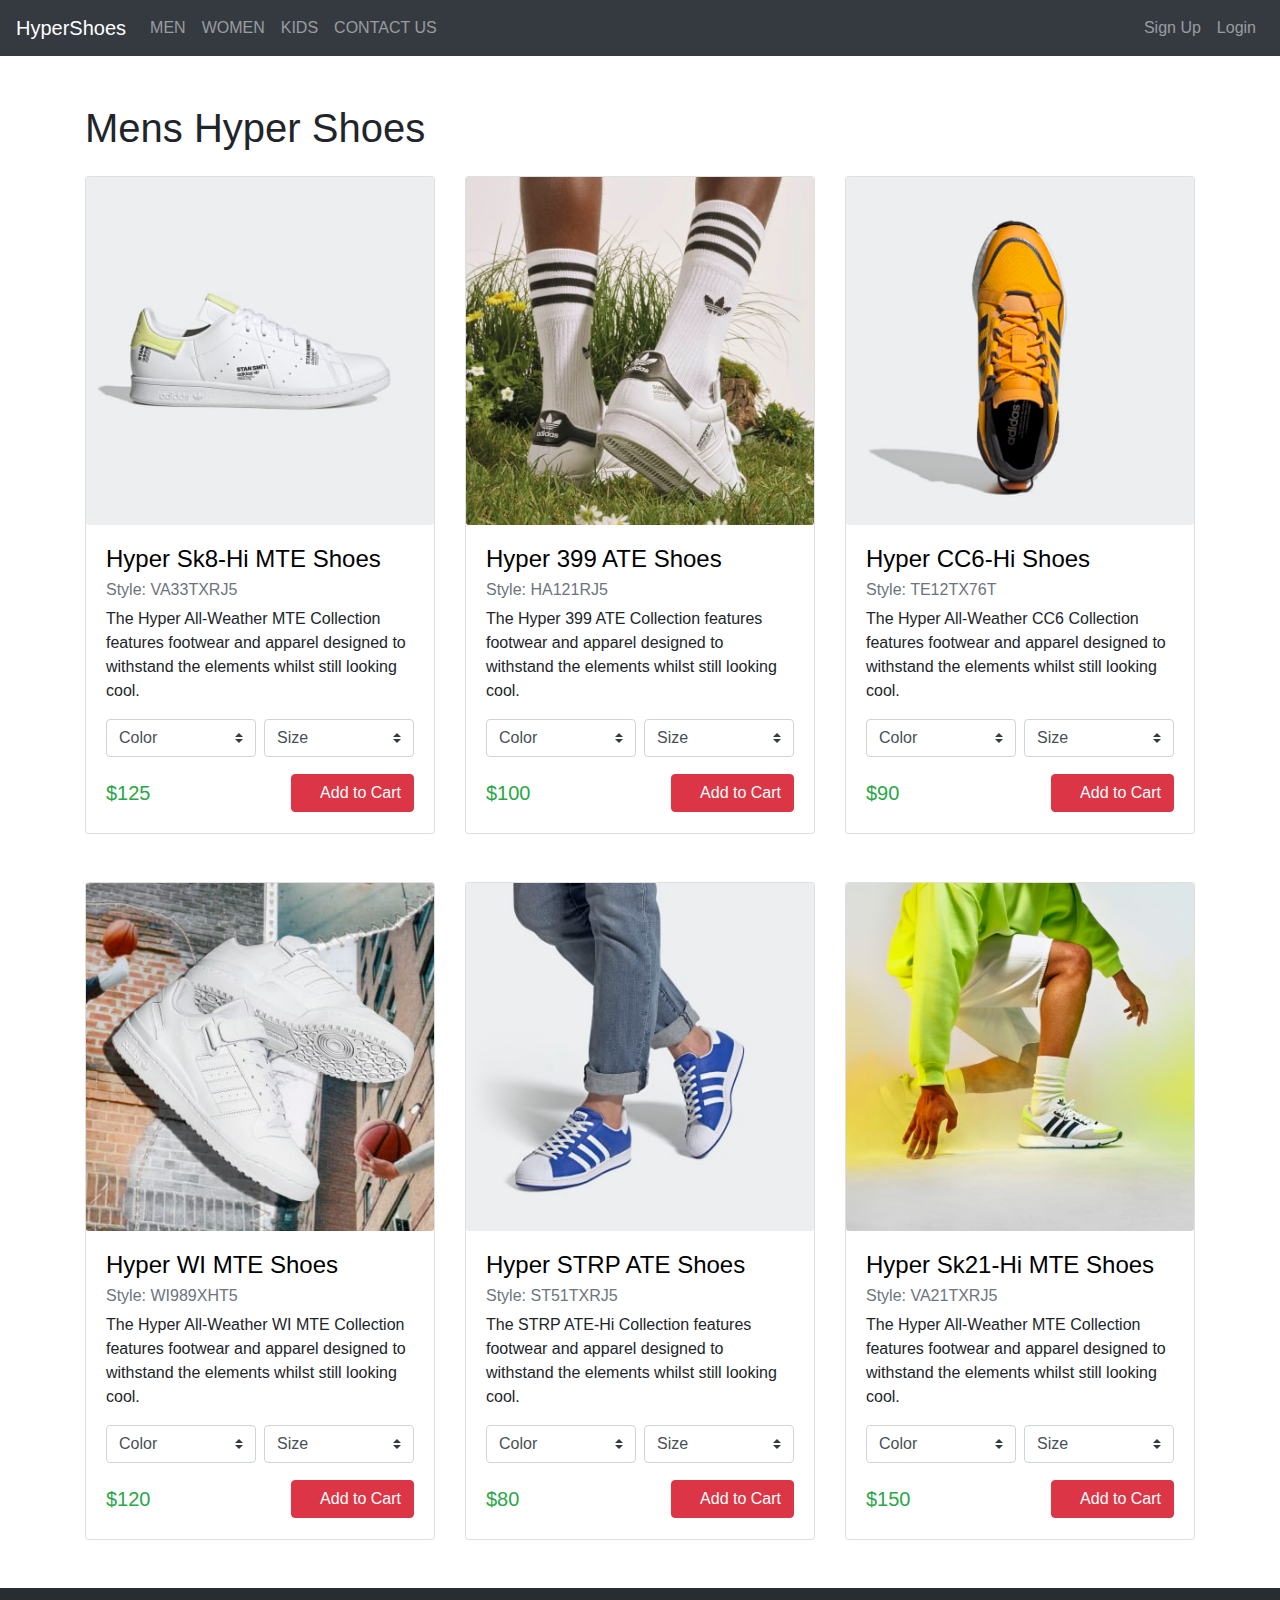
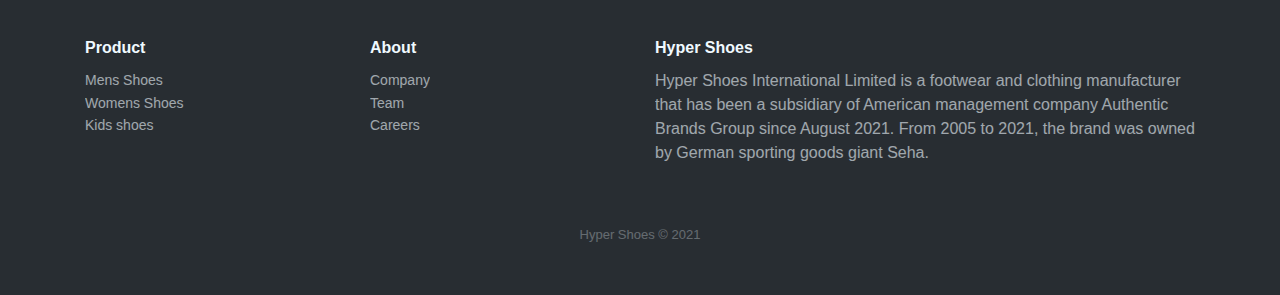
<file: productsMale.html>
<!DOCTYPE html>
<html lang="en">
  <head>
    <link
      rel="stylesheet"
      href="https://maxcdn.bootstrapcdn.com/bootstrap/4.0.0/css/bootstrap.min.css"
      integrity="sha384-Gn5384xqQ1aoWXA+058RXPxPg6fy4IWvTNh0E263XmFcJlSAwiGgFAW/dAiS6JXm"
      crossorigin="anonymous"
    />
    <link
      rel="stylesheet"
      href="https://pro.fontawesome.com/releases/v5.10.0/css/all.css"
      integrity="sha384-AYmEC3Yw5cVb3ZcuHtOA93w35dYTsvhLPVnYs9eStHfGJvOvKxVfELGroGkvsg+p"
      crossorigin="anonymous"
    />

    <link
      rel="stylesheet"
      href="https://cdn.jsdelivr.net/npm/bootstrap-icons@1.3.0/font/bootstrap-icons.css"
    />

    <link
      href="https://maxcdn.bootstrapcdn.com/font-awesome/4.5.0/css/font-awesome.min.css"
      rel="stylesheet"
    />

    
    <script
      src="https://code.jquery.com/jquery-3.2.1.slim.min.js"
      integrity="sha384-KJ3o2DKtIkvYIK3UENzmM7KCkRr/rE9/Qpg6aAZGJwFDMVNA/GpGFF93hXpG5KkN"
      crossorigin="anonymous"
    ></script>
    <script
      src="https://cdnjs.cloudflare.com/ajax/libs/popper.js/1.12.9/umd/popper.min.js"
      integrity="sha384-ApNbgh9B+Y1QKtv3Rn7W3mgPxhU9K/ScQsAP7hUibX39j7fakFPskvXusvfa0b4Q"
      crossorigin="anonymous"
    ></script>
    <script
      src="https://maxcdn.bootstrapcdn.com/bootstrap/4.0.0/js/bootstrap.min.js"
      integrity="sha384-JZR6Spejh4U02d8jOt6vLEHfe/JQGiRRSQQxSfFWpi1MquVdAyjUar5+76PVCmYl"
      crossorigin="anonymous"
    ></script>
    <script src="action.js"></script>
    <link rel="stylesheet" href="site.css" />
  </head>
  <body>
    <nav class="navbar navbar-expand-lg navbar-dark bg-dark">
      <a class="navbar-brand" href="file:///G:\text_work\my_site\index.html"
        >HyperShoes</a
      >
      <button
        class="navbar-toggler"
        type="button"
        data-toggle="collapse"
        data-target="#navbarNavDropdown"
        aria-controls="navbarNavDropdown"
        aria-expanded="false"
        aria-label="Toggle navigation"
      >
        <span class="navbar-toggler-icon"></span>
      </button>
      <div class="collapse navbar-collapse" id="navbarNavDropdown">
        <ul class="navbar-nav">
          <li class="nav-item">
            <a
              class="nav-link"
              href="file:///G:\text_work\my_site\productsMale.html"
              >MEN</a
            >
          </li>
          <li class="nav-item">
            <a class="nav-link" href="file:///G:\text_work\my_site\productsFemale.html">WOMEN</a>
          </li>

          <li class="nav-item">
            <a class="nav-link" href="#">KIDS</a>
          </li>
          
          <li class="nav-item">
            <a class="nav-link" href="file:///G:\text_work\my_site\contact.html">CONTACT US</a>
          </li>
        </ul>
        <ul class="nav navbar-nav ml-auto">
          <li class="nav-item">
            <a class="nav-link" href="#"> Sign Up</a>
          </li>
          <li class="nav-item">
            <a class="nav-link" href="#"></span> Login</a>
          </li>
        </ul>
      </div>
    </nav>

    <div class="container">
      <h1
        class="mb-4 mt-5"
        style="
          font-family: demo, Helvetica, Arial, sans-serif;
          font-style: normal;
          font-weight: 500;
        "
      >
        <span>Mens Hyper Shoes</span>
      </h1>

      <div class="row">
        <div class="col-12 col-sm-8 col-md-6 col-lg-4">
          <div class="card mb-5">
            <a href="file:///G:\text_work\my_site\product.html" style="text-decoration: none; color: black">
              <div class="img-wrapper">
                <img class="card-img inner-img" src="shoeimg/shoe5.png" alt="Vans" />
              </div>
            </a>
            <div class="card-body">
              <a href="file:///G:\text_work\my_site\product.html" style="text-decoration: none; color: black">
                <h4 class="card-title">Hyper Sk8-Hi MTE Shoes</h4>
              </a>
              <h6 class="card-subtitle mb-2 text-muted">Style: VA33TXRJ5</h6>
              <p class="card-text">
                The Hyper All-Weather MTE Collection features footwear and
                apparel designed to withstand the elements whilst still looking
                cool.
              </p>
              <div class="options d-flex flex-fill">
                <select class="custom-select mr-1">
                  <option selected>Color</option>
                  <option value="1">Green</option>
                  <option value="2">Blue</option>
                  <option value="3">Red</option>
                </select>
                <select class="custom-select ml-1">
                  <option selected>Size</option>
                  <option value="1">7</option>
                  <option value="2">8</option>
                  <option value="3">9</option>
                </select>
              </div>
              <div
                class="buy d-flex justify-content-between align-items-center"
              >
                <div class="price text-success"><h5 class="mt-4">$125</h5></div>
                <a href="#" class="btn btn-danger mt-3" onclick="cart();"
                  ><i class="fas fa-shopping-cart"></i> Add to Cart</a
                >
              </div>
            </div>
          </div>
        </div>

        <div class="col-12 col-sm-8 col-md-6 col-lg-4">
          <div class="card mb-5">
            <a href="" style="text-decoration: none; color: black">
              <div class="img-wrapper">
                <img class="card-img inner-img" src="shoeimg/shoe6.png"/>
              </div>
            </a>
            <div class="card-body">
              <a href="" style="text-decoration: none; color: black">
                <h4 class="card-title">Hyper 399 ATE Shoes</h4>
              </a>
              <h6 class="card-subtitle mb-2 text-muted">Style: HA121RJ5</h6>
              <p class="card-text">
                The Hyper 399 ATE Collection features footwear and
                apparel designed to withstand the elements whilst still looking
                cool.
              </p>
              <div class="options d-flex flex-fill">
                <select class="custom-select mr-1">
                  <option selected>Color</option>
                  <option value="1">Green</option>
                  <option value="2">Blue</option>
                  <option value="3">Red</option>
                </select>
                <select class="custom-select ml-1">
                  <option selected>Size</option>
                  <option value="1">7</option>
                  <option value="2">8</option>
                  <option value="3">9</option>
                </select>
              </div>
              <div
                class="buy d-flex justify-content-between align-items-center"
              >
                <div class="price text-success"><h5 class="mt-4">$100</h5></div>
                <a href="#" class="btn btn-danger mt-3" onclick="cart();"
                  ><i class="fas fa-shopping-cart"></i> Add to Cart</a
                >
              </div>
            </div>
          </div>
        </div>

        <div class="col-12 col-sm-8 col-md-6 col-lg-4">
          <div class="card mb-5">
            <a href="" style="text-decoration: none; color: black">
              <div class="img-wrapper">
                <img class="card-img inner-img" src="shoeimg/shoe7.png" />
              </div>
            </a>
            <div class="card-body">
              <a href="" style="text-decoration: none; color: black">
                <h4 class="card-title">Hyper CC6-Hi Shoes</h4>
              </a>
              <h6 class="card-subtitle mb-2 text-muted">Style: TE12TX76T</h6>
              <p class="card-text">
                The Hyper All-Weather CC6 Collection features footwear and
                apparel designed to withstand the elements whilst still looking
                cool.
              </p>
              <div class="options d-flex flex-fill">
                <select class="custom-select mr-1">
                  <option selected>Color</option>
                  <option value="1">Green</option>
                  <option value="2">Blue</option>
                  <option value="3">Red</option>
                </select>
                <select class="custom-select ml-1">
                  <option selected>Size</option>
                  <option value="1">7</option>
                  <option value="2">8</option>
                  <option value="3">9</option>
                </select>
              </div>
              <div
                class="buy d-flex justify-content-between align-items-center"
              >
                <div class="price text-success"><h5 class="mt-4">$90</h5></div>
                <a href="#" class="btn btn-danger mt-3" onclick="cart();"
                  ><i class="fas fa-shopping-cart"></i> Add to Cart</a
                >
              </div>
            </div>
          </div>
        </div>

        <div class="col-12 col-sm-8 col-md-6 col-lg-4">
          <div class="card mb-5">
            <a href="" style="text-decoration: none; color: black">
              <div class="img-wrapper">
                <img class="card-img inner-img" src="shoeimg/shoe8.png" />
              </div>
            </a>
            <div class="card-body">
              <a href="" style="text-decoration: none; color: black">
                <h4 class="card-title">Hyper WI MTE Shoes</h4>
              </a>
              <h6 class="card-subtitle mb-2 text-muted">Style: WI989XHT5</h6>
              <p class="card-text">
                The Hyper All-Weather WI MTE Collection features footwear and
                apparel designed to withstand the elements whilst still looking
                cool.
              </p>
              <div class="options d-flex flex-fill">
                <select class="custom-select mr-1">
                  <option selected>Color</option>
                  <option value="1">Green</option>
                  <option value="2">Blue</option>
                  <option value="3">Red</option>
                </select>
                <select class="custom-select ml-1">
                  <option selected>Size</option>
                  <option value="1">7</option>
                  <option value="2">8</option>
                  <option value="3">9</option>
                </select>
              </div>
              <div
                class="buy d-flex justify-content-between align-items-center"
              >
                <div class="price text-success"><h5 class="mt-4">$120</h5></div>
                <a href="#" class="btn btn-danger mt-3" onclick="cart();"
                  ><i class="fas fa-shopping-cart"></i> Add to Cart</a
                >
              </div>
            </div>
          </div>
        </div>


        <div class="col-12 col-sm-8 col-md-6 col-lg-4">
          <div class="card mb-5">
            <a href="" style="text-decoration: none; color: black">
              <div class="img-wrapper">
                <img class="card-img inner-img" src="shoeimg/shoe9.png" />
              </div>
            </a>
            <div class="card-body">
              <a href="" style="text-decoration: none; color: black">
                <h4 class="card-title">Hyper STRP ATE Shoes</h4>
              </a>
              <h6 class="card-subtitle mb-2 text-muted">Style: ST51TXRJ5</h6>
              <p class="card-text">
                The STRP ATE-Hi Collection features footwear and
                apparel designed to withstand the elements whilst still looking
                cool.
              </p>
              <div class="options d-flex flex-fill">
                <select class="custom-select mr-1">
                  <option selected>Color</option>
                  <option value="1">Green</option>
                  <option value="2">Blue</option>
                  <option value="3">Red</option>
                </select>
                <select class="custom-select ml-1">
                  <option selected>Size</option>
                  <option value="1">7</option>
                  <option value="2">8</option>
                  <option value="3">9</option>
                </select>
              </div>
              <div
                class="buy d-flex justify-content-between align-items-center"
              >
                <div class="price text-success"><h5 class="mt-4">$80</h5></div>
                <a href="#" class="btn btn-danger mt-3" onclick="cart();"
                  ><i class="fas fa-shopping-cart"></i> Add to Cart</a
                >
              </div>
            </div>
          </div>
        </div>


        <div class="col-12 col-sm-8 col-md-6 col-lg-4">
          <div class="card mb-5">
            <a href="" style="text-decoration: none; color: black">
              <div class="img-wrapper">
                <img class="card-img inner-img" src="shoeimg/shoe11.png" />
              </div>
            </a>
            <div class="card-body">
              <a href="" style="text-decoration: none; color: black">
                <h4 class="card-title">Hyper Sk21-Hi MTE Shoes</h4>
              </a>
              <h6 class="card-subtitle mb-2 text-muted">Style: VA21TXRJ5</h6>
              <p class="card-text">
                The Hyper All-Weather MTE Collection features footwear and
                apparel designed to withstand the elements whilst still looking
                cool.
              </p>
              <div class="options d-flex flex-fill">
                <select class="custom-select mr-1">
                  <option selected>Color</option>
                  <option value="1">Green</option>
                  <option value="2">Blue</option>
                  <option value="3">Red</option>
                </select>
                <select class="custom-select ml-1">
                  <option selected>Size</option>
                  <option value="1">7</option>
                  <option value="2">8</option>
                  <option value="3">9</option>
                </select>
              </div>
              <div
                class="buy d-flex justify-content-between align-items-center"
              >
                <div class="price text-success"><h5 class="mt-4">$150</h5></div>
                <a href="#" class="btn btn-danger mt-3" onclick="cart();"
                  ><i class="fas fa-shopping-cart"></i> Add to Cart</a
                >
              </div>
            </div>
          </div>
        </div>


      </div>
    </div>

    <div class="footer-dark">
      <footer>
        <div class="container">
          <div class="row">
            <div class="col-sm-6 col-md-3 item">
              <h3>Product</h3>
              <ul>
                <li><a href="#">Mens Shoes</a></li>
                <li><a href="#">Womens Shoes</a></li>
                <li><a href="#">Kids shoes</a></li>
              </ul>
            </div>
            <div class="col-sm-6 col-md-3 item">
              <h3>About</h3>
              <ul>
                <li><a href="#">Company</a></li>
                <li><a href="#">Team</a></li>
                <li><a href="#">Careers</a></li>
              </ul>
            </div>
            <div class="col-md-6 item text">
              <h3>Hyper Shoes</h3>
              <p>
                Hyper Shoes International Limited is a footwear and clothing
                manufacturer that has been a subsidiary of American management
                company Authentic Brands Group since August 2021. From 2005 to
                2021, the brand was owned by German sporting goods giant Seha.
              </p>
            </div>
          </div>
          <p class="copyright">Hyper Shoes © 2021</p>
        </div>
      </footer>
    </div>
  </body>
</html>
</file>
<file: site.css>
.footer-dark {
    padding: 50px 0;
    color: #f0f9ff;
    background-color: #282d32;
  }

  .footer-dark h3 {
    margin-top: 0;
    margin-bottom: 12px;
    font-weight: bold;
    font-size: 16px;
  }

  .footer-dark ul {
    padding: 0;
    list-style: none;
    line-height: 1.6;
    font-size: 14px;
    margin-bottom: 0;
  }

  .footer-dark ul a {
    color: inherit;
    text-decoration: none;
    opacity: 0.6;
  }

  .footer-dark ul a:hover {
    opacity: 0.8;
  }

  @media (max-width: 767px) {
    .footer-dark .item:not(.social) {
      text-align: center;
      padding-bottom: 20px;
    }
  }

  .footer-dark .item.text {
    margin-bottom: 36px;
  }

  @media (max-width: 767px) {
    .footer-dark .item.text {
      margin-bottom: 0;
    }
  }

  .footer-dark .item.text p {
    opacity: 0.6;
    margin-bottom: 0;
  }

  .footer-dark .item.social {
    text-align: center;
  }

  @media (max-width: 991px) {
    .footer-dark .item.social {
      text-align: center;
      margin-top: 20px;
    }
  }

  .footer-dark .item.social > a {
    font-size: 20px;
    width: 36px;
    height: 36px;
    line-height: 36px;
    display: inline-block;
    text-align: center;
    border-radius: 50%;
    box-shadow: 0 0 0 1px rgba(255, 255, 255, 0.4);
    margin: 0 8px;
    color: #fff;
    opacity: 0.75;
  }

  .footer-dark .item.social > a:hover {
    opacity: 0.9;
  }

  .footer-dark .copyright {
    text-align: center;
    padding-top: 24px;
    opacity: 0.3;
    font-size: 13px;
    margin-bottom: 0;
  }

  @font-face {
    font-family: "demo";
    src: url(https://adl-foundation.adidas.com/fonts/adidas/1-0-0/AdihausDIN-CnMediumItalic.woff2) format("truetype");
}

.like {
  font-size: 1.5rem;
}

.myimg{
  background-image: url("siteimg/RBK_1.jpg");
  min-height: 700px;

  /* Center and scale the image nicely */
  background-position: center;
  background-repeat: no-repeat;
  background-size: cover;
  position: relative;
}

.inner-img {
  transition: 0.3s;
}

.inner-img:hover {
  transform: scale(1.1);
}

.img-wrapper {  
  overflow: hidden; 
}
</file>
<file: easyzoom.css>
/**
 * EasyZoom core styles
 */
.easyzoom {
	position: relative;

	/* 'Shrink-wrap' the element */
	display: inline-block;
	*display: inline;
	*zoom: 1;
}

.easyzoom img {
	vertical-align: bottom;
}

.easyzoom.is-loading img {
	cursor: progress;
}

.easyzoom.is-ready img {
	cursor: crosshair;
}

.easyzoom.is-error  img {
	cursor: not-allowed;
}

.easyzoom-notice {
	position: absolute;
	top: 50%;
	left: 50%;
	z-index: 150;
	width: 10em;
	margin: -1em 0 0 -5em;
	line-height: 2em;
	text-align: center;
	background: #FFF;
	box-shadow: 0 0 10px #888;
}

.easyzoom-flyout {
	position:absolute;
	z-index: 100;
	overflow: hidden;
	background: #FFF;
}

/**
 * EasyZoom layout variations
 */
.easyzoom--overlay .easyzoom-flyout {
	top: 0;
	left: 0;
	width: 100%;
	height: 100%;
}

.easyzoom--adjacent .easyzoom-flyout {
	top: 0;
	left: 100%;
	width: 100%;
	height: 100%;
	margin-left: 20px;
}
</file>
